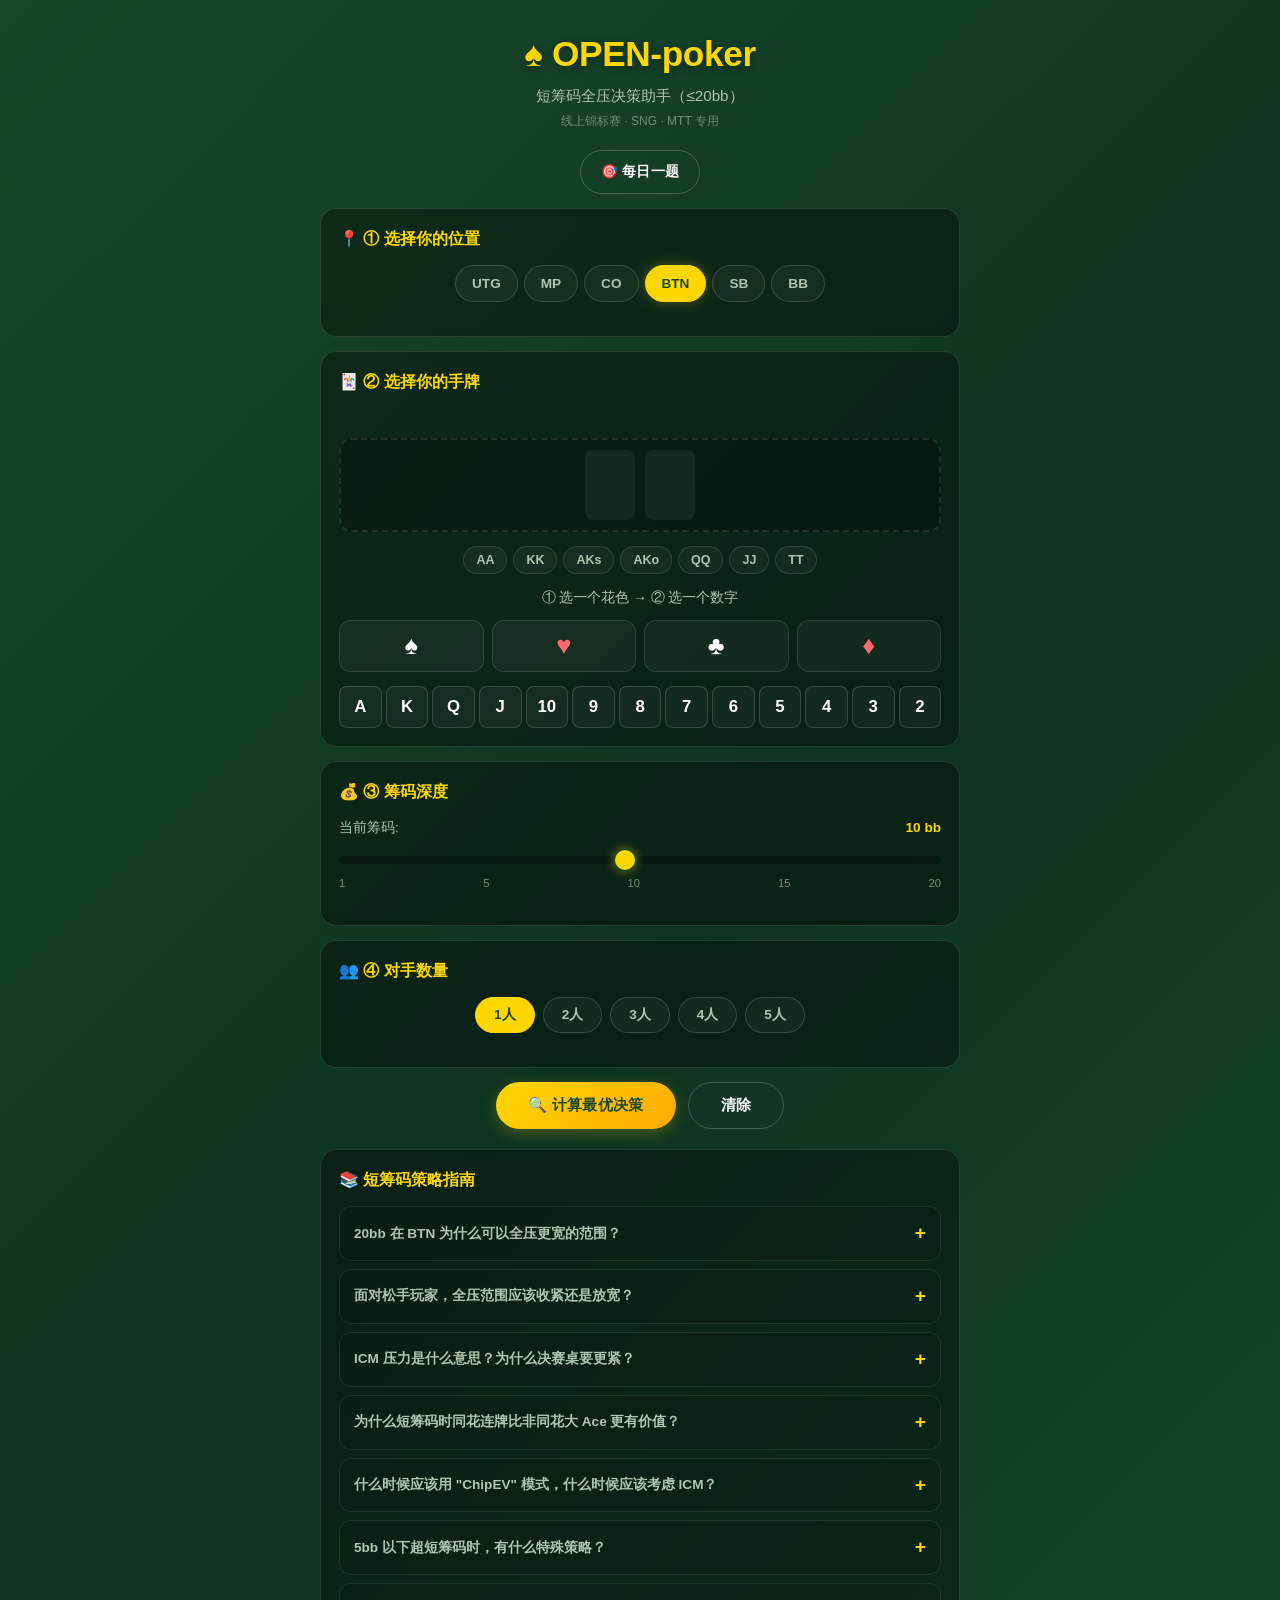
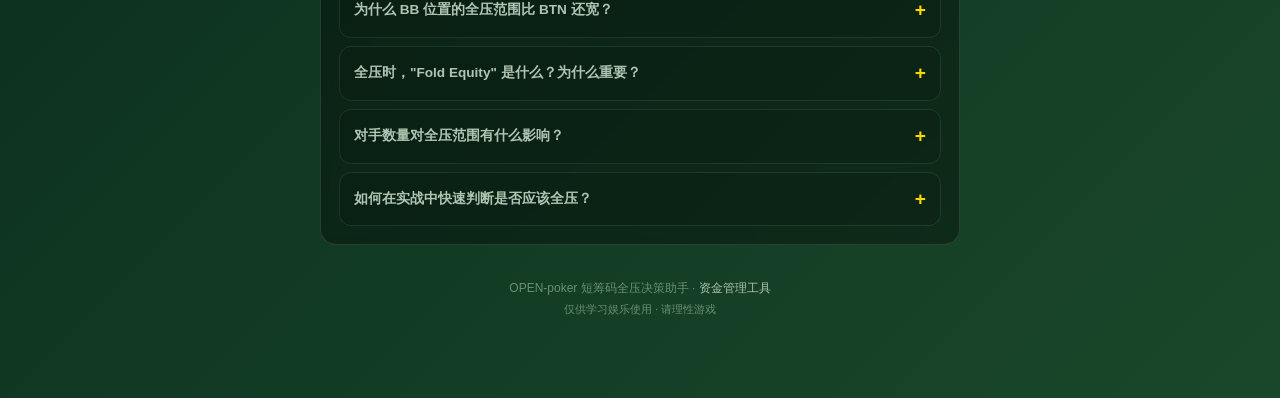
<file: index.html>
<!DOCTYPE html>
<html lang="zh-CN">
<head>
    <meta charset="UTF-8">
    <meta name="viewport" content="width=device-width, initial-scale=1.0, viewport-fit=cover">
    <meta name="theme-color" content="#0d3320">
    <meta name="apple-mobile-web-app-capable" content="yes">
    <meta name="apple-mobile-web-app-status-bar-style" content="black-translucent">
    <meta name="apple-mobile-web-app-title" content="短筹码助手">
    <meta name="description" content="线上锦标赛短筹码全压决策助手，≤20bb翻前全压范围查询，离线可用">
    <meta name="format-detection" content="telephone=no">
    <title>OPEN-poker | 短筹码全压决策助手</title>
    <link rel="manifest" href="manifest.json">
    <link rel="apple-touch-icon" href="data:image/svg+xml,%3Csvg xmlns='http://www.w3.org/2000/svg' viewBox='0 0 192 192'%3E%3Crect width='192' height='192' rx='24' fill='%230a2618'/%3E%3Ctext x='96' y='120' font-size='100' text-anchor='middle' fill='%23c9a227' font-family='serif'%3E%26%23x2660;%3C/text%3E%3C/svg%3E">
    <style>
:root {
  --bg-primary: #0d3320;
  --bg-card: rgba(0,0,0,0.35);
  --bg-card-hover: rgba(0,0,0,0.45);
  --bg-input: rgba(0,0,0,0.25);
  --text-primary: #ffffff;
  --text-secondary: #b0c4b1;
  --text-muted: #6b8f71;
  --border: rgba(255,255,255,0.12);
  --border-light: rgba(255,255,255,0.08);
  --accent: #ffd700;
  --success: #4caf50;
  --warning: #ff9800;
  --danger: #f44336;
  --radius-sm: 8px;
  --radius-md: 12px;
  --radius-lg: 16px;
  --radius-full: 100px;
}
* { margin: 0; padding: 0; box-sizing: border-box; -webkit-tap-highlight-color: transparent; }
body {
  font-family: -apple-system, BlinkMacSystemFont, 'Segoe UI', 'PingFang SC', 'Microsoft YaHei', sans-serif;
  background: linear-gradient(135deg, #1a472a 0%, #0d3320 50%, #1a472a 100%);
  color: var(--text-primary);
  min-height: 100vh;
  min-height: 100dvh;
  -webkit-font-smoothing: antialiased;
  line-height: 1.5;
  padding: 0;
}
.container { max-width: 680px; margin: 0 auto; padding: 0 20px 60px; }
header { text-align: center; padding: 28px 0 20px; }
header h1 { font-size: clamp(1.5rem, 5vw, 2.2rem); font-weight: 700; letter-spacing: -0.01em; margin-bottom: 4px; color: #ffd700; text-shadow: 0 2px 8px rgba(0,0,0,0.3); }
header .subtitle { color: var(--text-secondary); font-size: clamp(0.8rem, 2.5vw, 0.95rem); font-weight: 400; }
header .tagline { color: var(--text-muted); font-size: 0.75rem; margin-top: 4px; }

.section { background: var(--bg-card); border-radius: var(--radius-lg); padding: 18px; margin-bottom: 14px; border: 1px solid var(--border); backdrop-filter: blur(4px); }
.section-title { font-size: 1rem; font-weight: 600; color: #ffd700; margin-bottom: 14px; display: flex; align-items: center; gap: 8px; }

/* Position selector */
.pos-selector { display: flex; gap: 6px; flex-wrap: wrap; justify-content: center; margin-bottom: 16px; }
.pos-btn {
  padding: 10px 16px; border-radius: var(--radius-full); border: 1.5px solid rgba(255,255,255,0.15);
  background: rgba(255,255,255,0.04); color: var(--text-secondary); font-size: 0.85rem; font-weight: 600;
  cursor: pointer; transition: all 0.2s ease; font-family: inherit; user-select: none; -webkit-user-select: none; touch-action: manipulation;
}
.pos-btn:hover { border-color: rgba(255,215,0,0.4); color: #ffd700; }
.pos-btn.active { background: #ffd700; border-color: #ffd700; color: #1a472a; box-shadow: 0 0 12px rgba(255,215,0,0.3); }

/* Card picker */
.card-slots { display: flex; gap: 10px; min-height: 68px; padding: 10px; background: var(--bg-input); border-radius: var(--radius-md); justify-content: center; align-items: center; border: 2px dashed rgba(255,255,255,0.1); margin-bottom: 14px; }
.card-slot {
  width: 50px; height: 70px; border-radius: var(--radius-sm); background: rgba(255,255,255,0.06);
  display: flex; align-items: center; justify-content: center; font-size: 1.5rem; cursor: pointer;
  transition: all 0.2s ease; border: 2px solid transparent; user-select: none; -webkit-user-select: none; color: var(--text-muted);
}
.card-slot:hover { border-color: rgba(255,215,0,0.4); }
.card-slot.filled { background: #fff; box-shadow: 0 2px 10px rgba(0,0,0,0.3); font-weight: 600; }
.card-slot.filled.red { color: #d32f2f; }
.card-slot.filled.black { color: #212121; }

.hand-name { text-align: center; font-size: 0.9rem; color: var(--text-secondary); margin-bottom: 10px; min-height: 20px; }
.hand-name .pair-badge { font-size: 0.7rem; color: #ffd700; margin-left: 6px; }

/* Quick buttons */
.quick-hands { display: flex; gap: 6px; flex-wrap: wrap; justify-content: center; margin-bottom: 14px; }
.quick-btn {
  padding: 6px 12px; border-radius: var(--radius-full); border: 1.5px solid rgba(255,255,255,0.12);
  background: rgba(255,255,255,0.04); color: var(--text-secondary); font-size: 0.78rem; font-weight: 600;
  cursor: pointer; transition: all 0.2s ease; font-family: inherit;
}
.quick-btn:hover { background: rgba(255,215,0,0.12); border-color: rgba(255,215,0,0.3); color: #ffd700; }

/* Suit picker */
.suit-picker { display: grid; grid-template-columns: repeat(4, 1fr); gap: 8px; margin-bottom: 14px; }
.suit-btn {
  display: flex; flex-direction: column; align-items: center; justify-content: center; padding: 12px 4px;
  border-radius: var(--radius-md); border: 1.5px solid var(--border); background: rgba(255,255,255,0.04);
  color: var(--text-primary); cursor: pointer; transition: all 0.2s ease; gap: 3px; touch-action: manipulation;
}
.suit-btn:active { transform: scale(0.97); }
.suit-btn .suit-icon { font-size: 1.6rem; line-height: 1; }
.suit-btn[data-suit="♠"] .suit-icon, .suit-btn[data-suit="♣"] .suit-icon { color: #fff; }
.suit-btn[data-suit="♥"] .suit-icon, .suit-btn[data-suit="♦"] .suit-icon { color: #ff6b6b; }
.suit-btn.active { background: #ffd700; border-color: #ffd700; box-shadow: 0 0 16px rgba(255,215,0,0.3); }
.suit-btn.active .suit-icon { color: #1a472a !important; }

/* Rank picker */
.rank-picker { display: grid; grid-template-columns: repeat(7, 1fr); gap: 5px; }
@media (min-width: 600px) { .rank-picker { grid-template-columns: repeat(13, 1fr); gap: 4px; } }
.rank-btn {
  aspect-ratio: 1; border-radius: var(--radius-sm); border: 1.5px solid rgba(255,255,255,0.15);
  background: rgba(255,255,255,0.04); color: #fff; font-size: 1.05rem; font-weight: 600;
  cursor: pointer; transition: all 0.15s ease; display: flex; align-items: center; justify-content: center;
  touch-action: manipulation; font-family: inherit; padding: 0; min-height: 42px;
}
.rank-btn:hover { background: rgba(255,255,255,0.1); border-color: rgba(255,255,255,0.25); }
.rank-btn:active { transform: scale(0.94); }
.rank-btn.selected { background: #ffd700; color: #1a472a; border-color: #ffd700; box-shadow: 0 0 14px rgba(255,215,0,0.35); font-weight: 700; }
.rank-btn.disabled { opacity: 0.2; cursor: not-allowed; pointer-events: none; }

/* Stack slider */
.stack-slider-container { margin-bottom: 16px; }
.stack-slider-container label { display: flex; justify-content: space-between; font-size: 0.85rem; color: var(--text-secondary); margin-bottom: 8px; }
.stack-slider-container label span { color: #ffd700; font-weight: 700; }
.stack-slider {
  width: 100%; height: 8px; border-radius: 4px; background: rgba(0,0,0,0.3); outline: none; -webkit-appearance: none;
}
.stack-slider::-webkit-slider-thumb {
  -webkit-appearance: none; width: 24px; height: 24px; border-radius: 50%; background: #ffd700;
  cursor: pointer; box-shadow: 0 0 10px rgba(255,215,0,0.4); border: 2px solid #1a472a;
}
.stack-slider::-moz-range-thumb {
  width: 24px; height: 24px; border-radius: 50%; background: #ffd700; cursor: pointer;
  box-shadow: 0 0 10px rgba(255,215,0,0.4); border: 2px solid #1a472a;
}
.stack-depths { display: flex; justify-content: space-between; font-size: 0.7rem; color: var(--text-muted); margin-top: 4px; }

/* Opponent count */
.opp-selector { display: flex; gap: 8px; justify-content: center; margin-bottom: 16px; }
.opp-btn {
  padding: 8px 18px; border-radius: var(--radius-full); border: 1.5px solid rgba(255,255,255,0.15);
  background: rgba(255,255,255,0.04); color: var(--text-secondary); font-size: 0.85rem; font-weight: 600;
  cursor: pointer; transition: all 0.2s ease; font-family: inherit;
}
.opp-btn.active { background: #ffd700; border-color: #ffd700; color: #1a472a; }

/* Range preset */
.range-preset { margin-bottom: 16px; }
.range-preset label { font-size: 0.85rem; color: var(--text-secondary); margin-bottom: 8px; display: block; }
.range-select {
  width: 100%; padding: 10px 12px; border-radius: var(--radius-sm); border: 1.5px solid rgba(255,255,255,0.12);
  background: rgba(0,0,0,0.25); color: #fff; font-size: 0.9rem; font-family: inherit; outline: none;
}
.range-select:focus { border-color: rgba(255,215,0,0.5); }
.range-select option { background: #1a472a; color: #fff; }

/* Buttons */
.actions { display: flex; gap: 12px; justify-content: center; flex-wrap: wrap; }
.btn {
  padding: 12px 32px; border-radius: var(--radius-full); border: none; font-size: 0.95rem; font-weight: 600;
  cursor: pointer; transition: all 0.25s ease; font-family: inherit; touch-action: manipulation; min-height: 44px; letter-spacing: 0.02em;
}
.btn:active { transform: scale(0.97); }
.btn-primary {
  background: linear-gradient(135deg, #ffd700, #ffaa00); color: #1a472a;
  box-shadow: 0 4px 15px rgba(255,215,0,0.25);
}
.btn-primary:hover:not(:disabled) { transform: translateY(-1px); box-shadow: 0 6px 22px rgba(255,215,0,0.4); }
.btn-primary:disabled { background: #555; color: #888; cursor: not-allowed; box-shadow: none; }
.btn-secondary { background: transparent; color: #fff; border: 1.5px solid rgba(255,255,255,0.2); }
.btn-secondary:hover { background: rgba(255,255,255,0.08); border-color: rgba(255,255,255,0.35); }

/* Results */
.result-section { display: none; }
.result-section.visible { display: block; animation: fadeIn 0.4s ease; }
.result-card {
  border-radius: var(--radius-md); border: 2px solid; padding: 16px; margin-bottom: 14px; text-align: center;
}
.result-card.push { border-color: #22c55e; background: rgba(34,197,94,0.08); }
.result-card.fold { border-color: #ef4444; background: rgba(239,68,68,0.08); }
.result-card.marginal { border-color: #f59e0b; background: rgba(245,158,11,0.08); }
.result-action { font-size: 1.5rem; font-weight: 700; margin-bottom: 6px; }
.result-equity { font-size: 1.1rem; color: var(--text-secondary); margin-bottom: 4px; }
.result-chipev { font-size: 0.9rem; color: var(--text-muted); }
.result-confidence { font-size: 0.78rem; color: var(--text-muted); margin-top: 8px; }

/* Equity pie */
.equity-viz { display: flex; align-items: center; justify-content: center; gap: 20px; margin: 16px 0; flex-wrap: wrap; }
.equity-pie {
  width: 120px; height: 120px; border-radius: 50%;
  background: conic-gradient(#22c55e var(--win-pct), #f59e0b 0 var(--tie-pct), #ef4444 0);
  position: relative;
}
.equity-pie-inner {
  position: absolute; top: 50%; left: 50%; transform: translate(-50%, -50%);
  width: 80px; height: 80px; border-radius: 50%; background: var(--bg-card);
  display: flex; align-items: center; justify-content: center; font-size: 1.2rem; font-weight: 700; color: #ffd700;
}
.equity-legend { display: flex; flex-direction: column; gap: 6px; }
.equity-legend-item { display: flex; align-items: center; gap: 6px; font-size: 0.8rem; }
.equity-legend-dot { width: 10px; height: 10px; border-radius: 50%; }

/* Progress bar for loading */
.loading-overlay {
  display: none; position: fixed; top: 0; left: 0; right: 0; bottom: 0;
  background: rgba(13,51,32,0.9); z-index: 1000; align-items: center; justify-content: center; flex-direction: column;
}
.loading-overlay.visible { display: flex; }
.spinner {
  width: 40px; height: 40px; border: 3px solid rgba(255,215,0,0.2); border-top-color: #ffd700;
  border-radius: 50%; animation: spin 0.8s linear infinite; margin-bottom: 16px;
}
.loading-text { color: #ffd700; font-size: 0.9rem; margin-bottom: 12px; }
.loading-progress { width: 200px; height: 4px; background: rgba(0,0,0,0.3); border-radius: 2px; overflow: hidden; }
.loading-progress-fill { height: 100%; background: linear-gradient(90deg, #ffd700, #ffaa00); border-radius: 2px; transition: width 0.3s ease; width: 0%; }

/* Matrix */
.matrix-grid { display: flex; flex-direction: column; gap: 2px; margin-bottom: 14px; overflow-x: auto; padding: 4px; background: rgba(0,0,0,0.15); border-radius: var(--radius-sm); }
.matrix-row { display: flex; gap: 2px; }
.matrix-cell {
  width: clamp(36px, 6vw, 44px); height: clamp(36px, 6vw, 44px); border-radius: 4px;
  display: flex; align-items: center; justify-content: center; font-size: 0.6rem; font-weight: 600;
  cursor: pointer; transition: transform 0.15s ease, box-shadow 0.15s ease; user-select: none; -webkit-user-select: none; flex-shrink: 0;
}
.matrix-cell:hover { transform: scale(1.12); box-shadow: 0 0 8px rgba(255,255,255,0.2); z-index: 1; }
.matrix-cell.selected-hand { box-shadow: 0 0 0 2px #ffd700; }

/* Strategy FAQ */
.faq-list { display: flex; flex-direction: column; gap: 8px; }
.faq-item { border-radius: var(--radius-md); border: 1px solid rgba(255,255,255,0.08); overflow: hidden; }
.faq-question {
  padding: 12px 14px; font-size: 0.85rem; font-weight: 600; color: var(--text-secondary);
  cursor: pointer; display: flex; justify-content: space-between; align-items: center;
  background: rgba(0,0,0,0.1); transition: background 0.2s ease;
}
.faq-question:hover { background: rgba(255,255,255,0.04); }
.faq-question::after { content: '+'; font-size: 1.2rem; color: #ffd700; }
.faq-item.open .faq-question::after { content: '−'; }
.faq-answer {
  padding: 0 14px; max-height: 0; overflow: hidden; transition: all 0.3s ease;
  font-size: 0.82rem; color: var(--text-secondary); line-height: 1.6;
}
.faq-item.open .faq-answer { padding: 12px 14px; max-height: 500px; }

/* Daily challenge modal */
.modal-overlay {
  display: none; position: fixed; top: 0; left: 0; right: 0; bottom: 0;
  background: rgba(0,0,0,0.7); z-index: 1000; align-items: center; justify-content: center; padding: 20px;
}
.modal-overlay.visible { display: flex; }
.modal-content {
  background: linear-gradient(135deg, #1a472a, #0d3320); border-radius: var(--radius-lg);
  border: 1px solid rgba(255,215,0,0.2); max-width: 420px; width: 100%; padding: 24px;
  box-shadow: 0 20px 60px rgba(0,0,0,0.5); animation: fadeIn 0.3s ease;
}
.modal-header { display: flex; justify-content: space-between; align-items: center; margin-bottom: 16px; }
.modal-header h3 { font-size: 1.1rem; color: #ffd700; font-weight: 700; }
.modal-close { background: none; border: none; color: var(--text-muted); font-size: 1.4rem; cursor: pointer; }
.dc-info { display: grid; grid-template-columns: 1fr 1fr; gap: 10px; margin-bottom: 16px; }
.dc-info-item { background: rgba(0,0,0,0.2); border-radius: var(--radius-sm); padding: 10px; text-align: center; }
.dc-info-label { font-size: 0.7rem; color: var(--text-muted); }
.dc-info-value { font-size: 1.1rem; font-weight: 700; color: #ffd700; margin-top: 2px; }

/* Copy result */
.copy-btn {
  padding: 8px 16px; border-radius: var(--radius-full); border: 1.5px solid rgba(255,255,255,0.15);
  background: rgba(255,255,255,0.04); color: var(--text-secondary); font-size: 0.8rem;
  cursor: pointer; transition: all 0.2s ease; margin-top: 10px;
}
.copy-btn:hover { background: rgba(255,215,0,0.12); border-color: rgba(255,215,0,0.3); color: #ffd700; }

/* Footer */
footer { text-align: center; padding: 20px 10px; color: var(--text-muted); font-size: 0.75rem; }
footer a { color: var(--text-secondary); text-decoration: none; }
footer a:hover { color: #ffd700; }

/* Responsive */
@media (max-width: 600px) {
  .container { padding: 0 14px 40px; }
  .section { padding: 16px; border-radius: 14px; }
  header { padding: 24px 0 16px; }
  .actions { flex-direction: column; }
  .btn { width: 100%; max-width: 100%; }
  .pos-btn { padding: 8px 12px; font-size: 0.78rem; }
}

@keyframes fadeIn { from { opacity: 0; transform: translateY(12px); } to { opacity: 1; transform: translateY(0); } }
@keyframes spin { to { transform: rotate(360deg); } }
    </style>
</head>
<body>
    <div class="container">
        <header>
            <h1>♠ OPEN-poker</h1>
            <p class="subtitle">短筹码全压决策助手（≤20bb）</p>
            <p class="tagline">线上锦标赛 · SNG · MTT 专用</p>
        </header>

        <!-- 每日一题入口 -->
        <div style="text-align:center;margin-bottom:14px;">
            <button class="btn btn-secondary" id="daily-challenge-btn" style="padding:8px 20px;font-size:0.85rem;">
                🎯 每日一题
            </button>
        </div>

        <!-- 主输入区 -->
        <div class="section">
            <div class="section-title">📍 ① 选择你的位置</div>
            <div class="pos-selector">
                <button class="pos-btn" data-pos="UTG">UTG</button>
                <button class="pos-btn" data-pos="MP">MP</button>
                <button class="pos-btn" data-pos="CO">CO</button>
                <button class="pos-btn active" data-pos="BTN">BTN</button>
                <button class="pos-btn" data-pos="SB">SB</button>
                <button class="pos-btn" data-pos="BB">BB</button>
            </div>
        </div>

        <div class="section">
            <div class="section-title">🃏 ② 选择你的手牌</div>
            <div class="hand-name" id="hand-name"></div>
            <div class="card-slots" id="card-slots">
                <div class="card-slot" id="slot-0"></div>
                <div class="card-slot" id="slot-1"></div>
            </div>
            <div class="quick-hands">
                <button class="quick-btn" data-hand="AA">AA</button>
                <button class="quick-btn" data-hand="KK">KK</button>
                <button class="quick-btn" data-hand="AKs">AKs</button>
                <button class="quick-btn" data-hand="AKo">AKo</button>
                <button class="quick-btn" data-hand="QQ">QQ</button>
                <button class="quick-btn" data-hand="JJ">JJ</button>
                <button class="quick-btn" data-hand="TT">TT</button>
            </div>
            <div class="picker-hint" style="text-align:center;margin-bottom:12px;font-size:0.85rem;color:var(--text-secondary);">
                ① 选一个花色 → ② 选一个数字
            </div>
            <div class="suit-picker" id="suit-picker">
                <button class="suit-btn" data-suit="♠"><span class="suit-icon">♠</span></button>
                <button class="suit-btn" data-suit="♥"><span class="suit-icon">♥</span></button>
                <button class="suit-btn" data-suit="♣"><span class="suit-icon">♣</span></button>
                <button class="suit-btn" data-suit="♦"><span class="suit-icon">♦</span></button>
            </div>
            <div class="rank-picker" id="rank-picker">
                <button class="rank-btn" data-rank="A">A</button>
                <button class="rank-btn" data-rank="K">K</button>
                <button class="rank-btn" data-rank="Q">Q</button>
                <button class="rank-btn" data-rank="J">J</button>
                <button class="rank-btn" data-rank="10">10</button>
                <button class="rank-btn" data-rank="9">9</button>
                <button class="rank-btn" data-rank="8">8</button>
                <button class="rank-btn" data-rank="7">7</button>
                <button class="rank-btn" data-rank="6">6</button>
                <button class="rank-btn" data-rank="5">5</button>
                <button class="rank-btn" data-rank="4">4</button>
                <button class="rank-btn" data-rank="3">3</button>
                <button class="rank-btn" data-rank="2">2</button>
            </div>
        </div>

        <div class="section">
            <div class="section-title">💰 ③ 筹码深度</div>
            <div class="stack-slider-container">
                <label>当前筹码: <span id="stack-value">10 bb</span></label>
                <input type="range" class="stack-slider" id="stack-slider" min="1" max="20" value="10" step="1">
                <div class="stack-depths">
                    <span>1</span><span>5</span><span>10</span><span>15</span><span>20</span>
                </div>
            </div>
        </div>

        <div class="section">
            <div class="section-title">👥 ④ 对手数量</div>
            <div class="opp-selector">
                <button class="opp-btn active" data-count="1">1人</button>
                <button class="opp-btn" data-count="2">2人</button>
                <button class="opp-btn" data-count="3">3人</button>
                <button class="opp-btn" data-count="4">4人</button>
                <button class="opp-btn" data-count="5">5人</button>
            </div>
        </div>

        <div class="actions" style="margin-bottom:20px;">
            <button class="btn btn-primary" id="calc-btn">🔍 计算最优决策</button>
            <button class="btn btn-secondary" id="clear-btn">清除</button>
        </div>

        <!-- 结果区 -->
        <div class="result-section" id="result-section">
            <div class="section">
                <div class="section-title">📊 计算结果</div>
                <div class="result-card" id="result-card">
                    <div class="result-action" id="result-action">-</div>
                    <div class="result-equity" id="result-equity">Equity: --%</div>
                    <div class="result-chipev" id="result-chipev">ChipEV: --</div>
                    <div class="result-confidence" id="result-confidence">-</div>
                </div>
                <div class="equity-viz" id="equity-viz">
                    <div class="equity-pie" id="equity-pie" style="--win-pct:0%;--tie-pct:0%;">
                        <div class="equity-pie-inner" id="equity-pie-inner">--%</div>
                    </div>
                    <div class="equity-legend">
                        <div class="equity-legend-item"><span class="equity-legend-dot" style="background:#22c55e;"></span> 胜率</div>
                        <div class="equity-legend-item"><span class="equity-legend-dot" style="background:#f59e0b;"></span> 平局</div>
                        <div class="equity-legend-item"><span class="equity-legend-dot" style="background:#ef4444;"></span> 败率</div>
                    </div>
                </div>
                <div style="text-align:center;">
                    <button class="copy-btn" id="copy-btn">📋 复制结果</button>
                </div>
            </div>

            <!-- 对手范围 -->
            <div class="section">
                <div class="section-title">🎯 对手范围设置</div>
                <div class="range-preset">
                    <label>对手 1 范围:</label>
                    <select class="range-select" id="range-1">
                        <option value="standard">标准 (Top 20%)</option>
                        <option value="tight">紧手 (Top 10%)</option>
                        <option value="loose">松手 (Top 30%)</option>
                        <option value="crazy">疯狂 (Top 50%)</option>
                    </select>
                </div>
                <div class="range-preset" id="range-2-container" style="display:none;">
                    <label>对手 2 范围:</label>
                    <select class="range-select" id="range-2">
                        <option value="standard">标准 (Top 20%)</option>
                        <option value="tight">紧手 (Top 10%)</option>
                        <option value="loose">松手 (Top 30%)</option>
                        <option value="crazy">疯狂 (Top 50%)</option>
                    </select>
                </div>
            </div>

            <!-- 全压矩阵 -->
            <div class="section">
                <div class="section-title">📈 推荐全压范围矩阵</div>
                <div style="font-size:0.75rem;color:var(--text-muted);text-align:center;margin-bottom:10px;">
                    <span style="display:inline-block;width:10px;height:10px;background:#22c55e;border-radius:2px;margin-right:4px;"></span>全压
                    <span style="display:inline-block;width:10px;height:10px;background:#ef4444;border-radius:2px;margin:0 4px;"></span>弃牌
                </div>
                <div class="matrix-grid" id="push-fold-matrix"></div>
            </div>
        </div>

        <!-- 策略FAQ -->
        <div class="section">
            <div class="section-title">📚 短筹码策略指南</div>
            <div class="faq-list" id="faq-list"></div>
        </div>

        <footer>
            <p>OPEN-poker 短筹码全压决策助手 · <a href="bankroll.html">资金管理工具</a></p>
            <p style="margin-top:4px;font-size:0.7rem;">仅供学习娱乐使用 · 请理性游戏</p>
        </footer>
    </div>

    <!-- Loading overlay -->
    <div class="loading-overlay" id="loading-overlay">
        <div class="spinner"></div>
        <div class="loading-text">正在模拟 5 万局...</div>
        <div class="loading-progress"><div class="loading-progress-fill" id="loading-fill"></div></div>
    </div>

    <!-- Daily Challenge Modal -->
    <div class="modal-overlay" id="daily-challenge-modal">
        <div class="modal-content">
            <div class="modal-header">
                <h3>🎯 每日一题</h3>
                <button class="modal-close" onclick="this.closest('.modal-overlay').style.display='none'">&times;</button>
            </div>
            <div class="dc-info">
                <div class="dc-info-item"><div class="dc-info-label">位置</div><div class="dc-info-value" id="dc-position">-</div></div>
                <div class="dc-info-item"><div class="dc-info-label">筹码</div><div class="dc-info-value" id="dc-stack">-</div></div>
                <div class="dc-info-item"><div class="dc-info-label">手牌</div><div class="dc-info-value" id="dc-hand">-</div></div>
                <div class="dc-info-item"><div class="dc-info-label">对手</div><div class="dc-info-value" id="dc-opponents">-</div></div>
            </div>
            <div style="text-align:center;margin-bottom:12px;color:var(--text-secondary);font-size:0.85rem;">
                面对这个局面，你应该全压还是弃牌？
            </div>
            <div class="actions" id="dc-buttons">
                <button class="btn btn-primary" onclick="answerDaily('push')">全压 PUSH</button>
                <button class="btn btn-secondary" onclick="answerDaily('fold')">弃牌 FOLD</button>
            </div>
            <div id="dc-result" style="display:none;"></div>
        </div>
    </div>

    <script src="js/poker-engine.js"></script>
    <script src="js/daily-challenge.js"></script>
    <script>
(function() {
    'use strict';

    // State
    let selectedCards = [];
    let currentSuit = null;
    let currentPosition = 'BTN';
    let stackDepth = 10;
    let opponentCount = 1;

    // DOM refs
    const slots = [document.getElementById('slot-0'), document.getElementById('slot-1')];
    const handNameEl = document.getElementById('hand-name');
    const suitBtns = document.querySelectorAll('.suit-btn');
    const rankBtns = document.querySelectorAll('.rank-btn');
    const posBtns = document.querySelectorAll('.pos-btn');
    const oppBtns = document.querySelectorAll('.opp-btn');
    const stackSlider = document.getElementById('stack-slider');
    const stackValue = document.getElementById('stack-value');
    const calcBtn = document.getElementById('calc-btn');
    const clearBtn = document.getElementById('clear-btn');
    const resultSection = document.getElementById('result-section');
    const loadingOverlay = document.getElementById('loading-overlay');
    const loadingFill = document.getElementById('loading-fill');

    // Position selection
    posBtns.forEach(btn => {
        btn.addEventListener('click', () => {
            posBtns.forEach(b => b.classList.remove('active'));
            btn.classList.add('active');
            currentPosition = btn.dataset.pos;
        });
    });

    // Opponent count
    oppBtns.forEach(btn => {
        btn.addEventListener('click', () => {
            oppBtns.forEach(b => b.classList.remove('active'));
            btn.classList.add('active');
            opponentCount = parseInt(btn.dataset.count);
            document.getElementById('range-2-container').style.display = opponentCount >= 2 ? 'block' : 'none';
        });
    });

    // Stack slider
    stackSlider.addEventListener('input', () => {
        stackDepth = parseInt(stackSlider.value);
        stackValue.textContent = stackDepth + ' bb';
    });

    // Suit selection
    suitBtns.forEach(btn => {
        btn.addEventListener('click', () => {
            suitBtns.forEach(b => b.classList.remove('active'));
            btn.classList.add('active');
            currentSuit = btn.dataset.suit;
        });
    });

    // Rank selection
    rankBtns.forEach(btn => {
        btn.addEventListener('click', () => {
            if (!currentSuit) return;
            if (selectedCards.length >= 2) return;
            const rank = btn.dataset.rank;
            const card = new Card(currentSuit, rank);
            
            // Check duplicate
            if (selectedCards.some(c => c.toString() === card.toString())) return;
            
            selectedCards.push(card);
            updateCardSlots();
            updateHandName();
            highlightMatrix();
            
            if (selectedCards.length >= 2) {
                currentSuit = null;
                suitBtns.forEach(b => b.classList.remove('active'));
            }
        });
    });

    // Quick hand buttons
    document.querySelectorAll('.quick-btn').forEach(btn => {
        btn.addEventListener('click', () => {
            const handKey = btn.dataset.hand;
            selectedCards = [];
            
            if (handKey.length === 2) {
                // Pair
                selectedCards.push(new Card('♠', handKey[0]));
                selectedCards.push(new Card('♥', handKey[0]));
            } else {
                const r1 = handKey[0], r2 = handKey[1], suited = handKey[2] === 's';
                selectedCards.push(new Card('♠', r1));
                selectedCards.push(new Card(suited ? '♠' : '♥', r2));
            }
            updateCardSlots();
            updateHandName();
            highlightMatrix();
        });
    });

    // Click slot to remove
    slots.forEach((slot, i) => {
        slot.addEventListener('click', () => {
            if (selectedCards[i]) {
                selectedCards.splice(i, 1);
                updateCardSlots();
                updateHandName();
                highlightMatrix();
            }
        });
    });

    function updateCardSlots() {
        slots.forEach((slot, i) => {
            slot.className = 'card-slot';
            if (selectedCards[i]) {
                slot.textContent = selectedCards[i].toString();
                slot.classList.add('filled');
                slot.classList.add(['♥','♦'].includes(selectedCards[i].suit) ? 'red' : 'black');
            } else {
                slot.textContent = '';
            }
        });
        updateRankButtons();
    }

    function updateRankButtons() {
        rankBtns.forEach(btn => {
            const rank = btn.dataset.rank;
            const disabled = currentSuit && selectedCards.some(c => c.suit === currentSuit && c.rank === rank);
            btn.classList.toggle('disabled', !!disabled);
        });
    }

    function updateHandName() {
        if (selectedCards.length !== 2) {
            handNameEl.innerHTML = '';
            return;
        }
        const c1 = selectedCards[0], c2 = selectedCards[1];
        let key;
        if (c1.rank === c2.rank) {
            key = c1.rank + c2.rank;
        } else {
            const hi = c1.value > c2.value ? c1 : c2;
            const lo = c1.value > c2.value ? c2 : c1;
            const suited = c1.suit === c2.suit ? 's' : 'o';
            key = hi.rank + lo.rank + suited;
        }
        const name = getHandDisplayName(key);
        const isPair = c1.rank === c2.rank;
        handNameEl.innerHTML = name + (isPair ? ' <span class="pair-badge">口袋对子</span>' : '');
    }

    function highlightMatrix() {
        document.querySelectorAll('.matrix-cell').forEach(cell => cell.classList.remove('selected-hand'));
        if (selectedCards.length !== 2) return;
        const c1 = selectedCards[0], c2 = selectedCards[1];
        let key;
        if (c1.rank === c2.rank) {
            key = c1.rank + c2.rank;
        } else {
            const hi = c1.value > c2.value ? c1 : c2;
            const lo = c1.value > c2.value ? c2 : c1;
            const suited = c1.suit === c2.suit ? 's' : 'o';
            key = hi.rank + lo.rank + suited;
        }
        document.querySelectorAll('.matrix-cell').forEach(cell => {
            if (cell.dataset.hand === key) cell.classList.add('selected-hand');
        });
    }

    // Calculate
    calcBtn.addEventListener('click', async () => {
        if (selectedCards.length !== 2) {
            alert('请先选择2张手牌');
            return;
        }

        loadingOverlay.classList.add('visible');
        loadingFill.style.width = '0%';

        // Simulate progress
        let progress = 0;
        const progressInterval = setInterval(() => {
            progress += 5;
            if (progress > 90) progress = 90;
            loadingFill.style.width = progress + '%';
        }, 100);

        // Allow UI to update before heavy calculation
        await new Promise(r => setTimeout(r, 100));

        try {
            const handKey = getHandKey(selectedCards[0], selectedCards[1]);
            const advice = getPushFoldAdvice(currentPosition, stackDepth, handKey);

            // Build opponent ranges
            const ranges = [];
            const r1 = new Range({ type: 'preset', value: document.getElementById('range-1').value });
            ranges.push(r1);
            if (opponentCount >= 2) {
                const r2 = new Range({ type: 'preset', value: document.getElementById('range-2').value });
                ranges.push(r2);
            }
            // For 3-5 opponents, duplicate range
            while (ranges.length < opponentCount) {
                ranges.push(new Range({ type: 'preset', value: 'standard' }));
            }

            const equityResult = calculateEquityVsRange(selectedCards, ranges, [], 50000);
            const equity = equityResult.equity;
            const chipEV = calculateChipEV(equity, stackDepth, 1.5, 0.35); // 1.5bb dead money, 35% call prob

            clearInterval(progressInterval);
            loadingFill.style.width = '100%';
            await new Promise(r => setTimeout(r, 200));
            loadingOverlay.classList.remove('visible');

            showResults(advice, equityResult, chipEV, handKey);
        } catch (e) {
            clearInterval(progressInterval);
            loadingOverlay.classList.remove('visible');
            console.error(e);
            alert('计算出错，请重试');
        }
    });

    function getHandKey(c1, c2) {
        if (c1.rank === c2.rank) return c1.rank + c2.rank;
        const hi = c1.value > c2.value ? c1 : c2;
        const lo = c1.value > c2.value ? c2 : c1;
        const suited = c1.suit === c2.suit ? 's' : 'o';
        return hi.rank + lo.rank + suited;
    }

    function showResults(advice, equityResult, chipEV, handKey) {
        resultSection.classList.add('visible');

        const resultCard = document.getElementById('result-card');
        const actionEl = document.getElementById('result-action');
        const equityEl = document.getElementById('result-equity');
        const chipEVEl = document.getElementById('result-chipev');
        const confidenceEl = document.getElementById('result-confidence');

        resultCard.className = 'result-card ' + (advice.isInRange ? 'push' : chipEV > 0 ? 'marginal' : 'fold');
        actionEl.textContent = advice.isInRange ? '✅ 全压 (PUSH)' : chipEV > 0 ? '⚠️ 边缘 (MARGINAL)' : '❌ 弃牌 (FOLD)';
        actionEl.style.color = advice.isInRange ? '#22c55e' : chipEV > 0 ? '#f59e0b' : '#ef4444';
        equityEl.textContent = 'Equity: ' + (equityResult.equity * 100).toFixed(1) + '% (胜率 ' + (equityResult.winRate * 100).toFixed(1) + '%)';
        chipEVEl.textContent = 'ChipEV: ' + (chipEV >= 0 ? '+' : '') + chipEV.toFixed(2) + ' bb' + (chipEV > 0 ? ' (正EV)' : ' (负EV)');
        confidenceEl.textContent = advice.isInRange ? '你的手牌在推荐全压范围内' : '你的手牌不在推荐范围内';

        // Pie chart
        const winPct = equityResult.winRate * 100;
        const tiePct = equityResult.tieRate * 100;
        const pie = document.getElementById('equity-pie');
        pie.style.setProperty('--win-pct', winPct + '%');
        pie.style.setProperty('--tie-pct', (winPct + tiePct) + '%');
        document.getElementById('equity-pie-inner').textContent = (equityResult.equity * 100).toFixed(1) + '%';

        // Render matrix
        renderPushFoldMatrix();

        // Scroll to results
        resultSection.scrollIntoView({ behavior: 'smooth' });
    }

    function renderPushFoldMatrix() {
        const matrix = getPushFoldMatrix(currentPosition, stackDepth);
        const grid = document.getElementById('push-fold-matrix');
        grid.innerHTML = '';

        // Header row
        const headerRow = document.createElement('div');
        headerRow.className = 'matrix-row';
        headerRow.innerHTML = '<div class="matrix-cell matrix-header"></div>' + RANKS_MATRIX.map(r => '<div class="matrix-cell matrix-header">' + r + '</div>').join('');
        grid.appendChild(headerRow);

        matrix.forEach((row, i) => {
            const rowEl = document.createElement('div');
            rowEl.className = 'matrix-row';
            rowEl.innerHTML = '<div class="matrix-cell matrix-header">' + RANKS_MATRIX[i] + '</div>' +
                row.map(cell => '<div class="matrix-cell" data-hand="' + cell.hand + '" style="background:' + cell.bg + ';color:' + (cell.action === 'P' ? '#fff' : 'var(--text-secondary)') + '">' + cell.hand + '</div>').join('');
            grid.appendChild(rowEl);
        });

        highlightMatrix();
    }

    // Clear
    clearBtn.addEventListener('click', () => {
        selectedCards = [];
        currentSuit = null;
        updateCardSlots();
        updateHandName();
        resultSection.classList.remove('visible');
        suitBtns.forEach(b => b.classList.remove('active'));
    });

    // Copy result
    document.getElementById('copy-btn').addEventListener('click', () => {
        if (selectedCards.length !== 2) return;
        const handKey = getHandKey(selectedCards[0], selectedCards[1]);
        const equityText = document.getElementById('result-equity').textContent;
        const actionText = document.getElementById('result-action').textContent;
        const text = `位置：${currentPosition}，筹码：${stackDepth}bb，手牌：${handKey}
对手：${opponentCount}人
${equityText}
建议：${actionText}`;
        navigator.clipboard.writeText(text).then(() => {
            const btn = document.getElementById('copy-btn');
            const old = btn.textContent;
            btn.textContent = '✓ 已复制';
            setTimeout(() => btn.textContent = old, 1500);
        });
    });

    // Render FAQ
    function renderFAQ() {
        const faqList = document.getElementById('faq-list');
        const faqs = getStrategyFAQ();
        faqList.innerHTML = faqs.map((item, i) => `
            <div class="faq-item" data-index="${i}">
                <div class="faq-question">${item.question}</div>
                <div class="faq-answer">${item.answer}</div>
            </div>
        `).join('');

        faqList.querySelectorAll('.faq-question').forEach(q => {
            q.addEventListener('click', () => {
                q.parentElement.classList.toggle('open');
            });
        });
    }

    // Initialize
    renderFAQ();
    renderPushFoldMatrix();
})();
    </script>
</body>
</html>
</file>
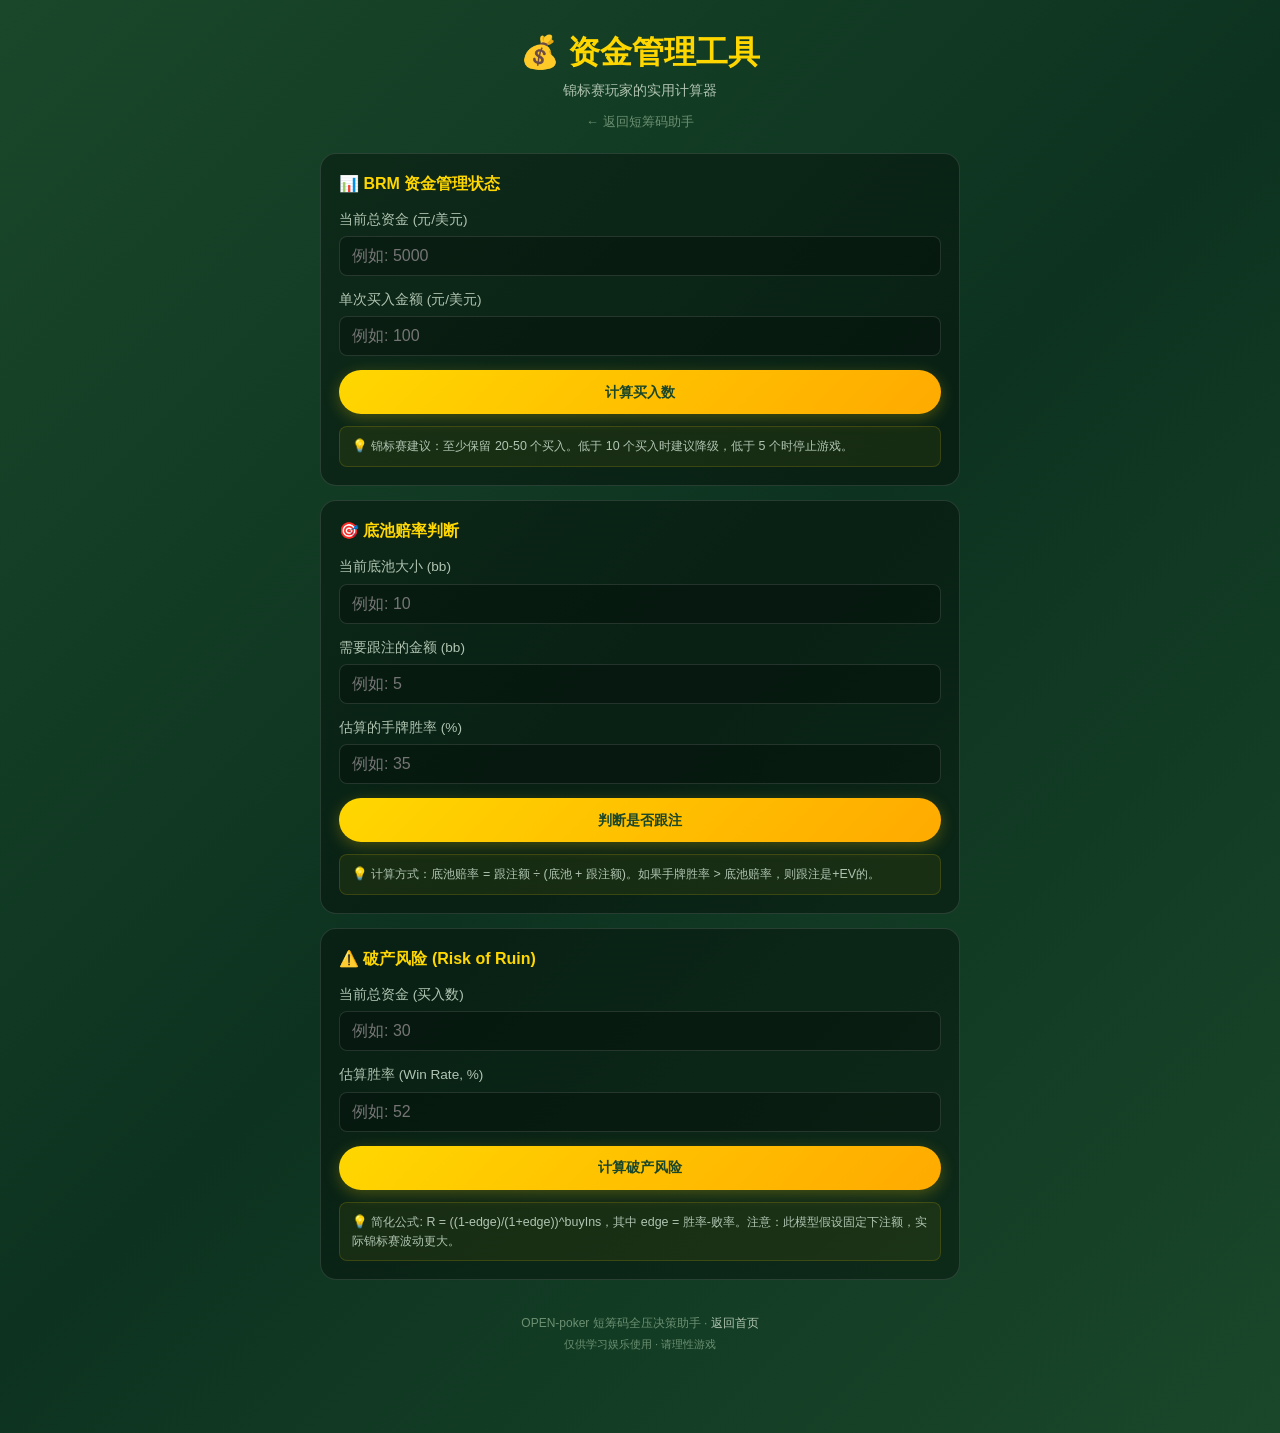
<file: bankroll.html>
<!DOCTYPE html>
<html lang="zh-CN">
<head>
    <meta charset="UTF-8">
    <meta name="viewport" content="width=device-width, initial-scale=1.0, viewport-fit=cover">
    <meta name="theme-color" content="#0d3320">
    <title>资金管理工具 | OPEN-poker</title>
    <link rel="manifest" href="manifest.json">
    <style>
:root {
  --bg-primary: #0d3320;
  --bg-card: rgba(0,0,0,0.35);
  --bg-input: rgba(0,0,0,0.25);
  --text-primary: #ffffff;
  --text-secondary: #b0c4b1;
  --text-muted: #6b8f71;
  --border: rgba(255,255,255,0.12);
  --accent: #ffd700;
  --success: #22c55e;
  --warning: #f59e0b;
  --danger: #ef4444;
  --radius-sm: 8px;
  --radius-md: 12px;
  --radius-lg: 16px;
  --radius-full: 100px;
}
* { margin: 0; padding: 0; box-sizing: border-box; -webkit-tap-highlight-color: transparent; }
body {
  font-family: -apple-system, BlinkMacSystemFont, 'Segoe UI', 'PingFang SC', 'Microsoft YaHei', sans-serif;
  background: linear-gradient(135deg, #1a472a 0%, #0d3320 50%, #1a472a 100%);
  color: var(--text-primary);
  min-height: 100vh;
  min-height: 100dvh;
  -webkit-font-smoothing: antialiased;
  line-height: 1.5;
}
.container { max-width: 680px; margin: 0 auto; padding: 0 20px 60px; }
header { text-align: center; padding: 28px 0 20px; }
header h1 { font-size: clamp(1.4rem, 5vw, 2rem); font-weight: 700; color: #ffd700; margin-bottom: 4px; }
header .subtitle { color: var(--text-secondary); font-size: 0.9rem; }
header .back { display: inline-block; margin-top: 10px; color: var(--text-muted); font-size: 0.8rem; text-decoration: none; }
header .back:hover { color: #ffd700; }

.section { background: var(--bg-card); border-radius: var(--radius-lg); padding: 18px; margin-bottom: 14px; border: 1px solid var(--border); }
.section-title { font-size: 1rem; font-weight: 600; color: #ffd700; margin-bottom: 14px; display: flex; align-items: center; gap: 8px; }

.input-group { margin-bottom: 14px; }
.input-group label { display: block; font-size: 0.85rem; color: var(--text-secondary); margin-bottom: 6px; }
.input-group input {
  width: 100%; padding: 10px 12px; border-radius: var(--radius-sm); border: 1.5px solid rgba(255,255,255,0.12);
  background: rgba(0,0,0,0.25); color: #fff; font-size: 1rem; font-family: inherit; outline: none;
}
.input-group input:focus { border-color: rgba(255,215,0,0.5); }

.btn {
  padding: 10px 24px; border-radius: var(--radius-full); border: none; font-size: 0.9rem; font-weight: 600;
  cursor: pointer; transition: all 0.25s ease; font-family: inherit; touch-action: manipulation; min-height: 44px;
}
.btn-primary {
  background: linear-gradient(135deg, #ffd700, #ffaa00); color: #1a472a;
  box-shadow: 0 4px 15px rgba(255,215,0,0.25); width: 100%;
}
.btn-primary:active { transform: scale(0.97); }

.result-box {
  border-radius: var(--radius-md); padding: 14px; margin-top: 14px; text-align: center; display: none;
}
.result-box.visible { display: block; animation: fadeIn 0.3s ease; }
.result-box.safe { border: 2px solid var(--success); background: rgba(34,197,94,0.08); }
.result-box.good { border: 2px solid var(--success); background: rgba(34,197,94,0.08); }
.result-box.warning { border: 2px solid var(--warning); background: rgba(245,158,11,0.08); }
.result-box.danger { border: 2px solid var(--danger); background: rgba(239,68,68,0.08); }
.result-value { font-size: 1.4rem; font-weight: 700; color: #ffd700; margin-bottom: 4px; }
.result-desc { font-size: 0.85rem; color: var(--text-secondary); }

.tip-box {
  background: rgba(255,215,0,0.06); border: 1px solid rgba(255,215,0,0.15);
  border-radius: var(--radius-sm); padding: 10px 12px; font-size: 0.78rem; color: var(--text-secondary); margin-top: 12px; line-height: 1.5;
}

footer { text-align: center; padding: 20px 10px; color: var(--text-muted); font-size: 0.75rem; }
footer a { color: var(--text-secondary); text-decoration: none; }

@media (max-width: 600px) {
  .container { padding: 0 14px 40px; }
  .section { padding: 16px; }
}

@keyframes fadeIn { from { opacity: 0; transform: translateY(8px); } to { opacity: 1; transform: translateY(0); } }
    </style>
</head>
<body>
    <div class="container">
        <header>
            <h1>💰 资金管理工具</h1>
            <p class="subtitle">锦标赛玩家的实用计算器</p>
            <a href="index.html" class="back">← 返回短筹码助手</a>
        </header>

        <!-- BRM 状态计算器 -->
        <div class="section">
            <div class="section-title">📊 BRM 资金管理状态</div>
            <div class="input-group">
                <label>当前总资金 (元/美元)</label>
                <input type="number" id="brm-bankroll" placeholder="例如: 5000" min="0">
            </div>
            <div class="input-group">
                <label>单次买入金额 (元/美元)</label>
                <input type="number" id="brm-buyin" placeholder="例如: 100" min="1">
            </div>
            <button class="btn btn-primary" onclick="calcBRM()">计算买入数</button>
            <div class="result-box" id="brm-result">
                <div class="result-value" id="brm-value">-</div>
                <div class="result-desc" id="brm-desc">-</div>
            </div>
            <div class="tip-box">
                💡 锦标赛建议：至少保留 20-50 个买入。低于 10 个买入时建议降级，低于 5 个时停止游戏。
            </div>
        </div>

        <!-- 赔率判断 -->
        <div class="section">
            <div class="section-title">🎯 底池赔率判断</div>
            <div class="input-group">
                <label>当前底池大小 (bb)</label>
                <input type="number" id="pot-size" placeholder="例如: 10" min="0" step="0.5">
            </div>
            <div class="input-group">
                <label>需要跟注的金额 (bb)</label>
                <input type="number" id="call-amount" placeholder="例如: 5" min="0" step="0.5">
            </div>
            <div class="input-group">
                <label>估算的手牌胜率 (%)</label>
                <input type="number" id="hand-equity" placeholder="例如: 35" min="0" max="100" step="0.1">
            </div>
            <button class="btn btn-primary" onclick="calcOdds()">判断是否跟注</button>
            <div class="result-box" id="odds-result">
                <div class="result-value" id="odds-value">-</div>
                <div class="result-desc" id="odds-desc">-</div>
            </div>
            <div class="tip-box">
                💡 计算方式：底池赔率 = 跟注额 ÷ (底池 + 跟注额)。如果手牌胜率 > 底池赔率，则跟注是+EV的。
            </div>
        </div>

        <!-- 破产风险 RoR -->
        <div class="section">
            <div class="section-title">⚠️ 破产风险 (Risk of Ruin)</div>
            <div class="input-group">
                <label>当前总资金 (买入数)</label>
                <input type="number" id="ror-bankroll" placeholder="例如: 30" min="1">
            </div>
            <div class="input-group">
                <label>估算胜率 (Win Rate, %)</label>
                <input type="number" id="ror-winrate" placeholder="例如: 52" min="0" max="100" step="0.1">
            </div>
            <button class="btn btn-primary" onclick="calcRoR()">计算破产风险</button>
            <div class="result-box" id="ror-result">
                <div class="result-value" id="ror-value">-</div>
                <div class="result-desc" id="ror-desc">-</div>
            </div>
            <div class="tip-box">
                💡 简化公式: R = ((1-edge)/(1+edge))^buyIns，其中 edge = 胜率-败率。注意：此模型假设固定下注额，实际锦标赛波动更大。
            </div>
        </div>

        <footer>
            <p>OPEN-poker 短筹码全压决策助手 · <a href="index.html">返回首页</a></p>
            <p style="margin-top:4px;font-size:0.7rem;">仅供学习娱乐使用 · 请理性游戏</p>
        </footer>
    </div>

    <script>
function calcBRM() {
    const bankroll = parseFloat(document.getElementById('brm-bankroll').value);
    const buyin = parseFloat(document.getElementById('brm-buyin').value);
    const resultBox = document.getElementById('brm-result');
    const valueEl = document.getElementById('brm-value');
    const descEl = document.getElementById('brm-desc');

    if (!bankroll || !buyin || buyin <= 0) {
        alert('请输入有效的资金和买入金额');
        return;
    }

    const buyIns = bankroll / buyin;
    let status, colorClass, message;

    if (buyIns >= 50) {
        status = '非常安全';
        colorClass = 'safe';
        message = '资金充足，可以安心游戏。建议保持当前级别或适当升级。';
    } else if (buyIns >= 30) {
        status = '健康';
        colorClass = 'good';
        message = '资金管理良好，在当前级别游戏是安全的。';
    } else if (buyIns >= 20) {
        status = '注意';
        colorClass = 'warning';
        message = '资金尚可，但建议不要同时开太多桌，控制波动。';
    } else if (buyIns >= 10) {
        status = '危险';
        colorClass = 'danger';
        message = '资金紧张！建议降低买入级别，直到恢复到20个买入以上。';
    } else {
        status = '极度危险';
        colorClass = 'danger';
        message = '资金严重不足！强烈建议停止游戏或大幅降低级别。';
    }

    resultBox.className = 'result-box visible ' + colorClass;
    valueEl.textContent = buyIns.toFixed(1) + ' 个买入 (' + status + ')';
    descEl.textContent = message;
}

function calcOdds() {
    const pot = parseFloat(document.getElementById('pot-size').value);
    const toCall = parseFloat(document.getElementById('call-amount').value);
    const equity = parseFloat(document.getElementById('hand-equity').value);
    const resultBox = document.getElementById('odds-result');
    const valueEl = document.getElementById('odds-value');
    const descEl = document.getElementById('odds-desc');

    if ((pot === 0 && toCall === 0) || !toCall || equity === undefined || isNaN(equity)) {
        alert('请输入有效的底池、跟注额和胜率');
        return;
    }

    const potOdds = toCall / (pot + toCall);
    const potOddsPct = potOdds * 100;
    const ev = (equity / 100) * pot - (1 - equity / 100) * toCall;

    let status, colorClass, message;
    if (equity > potOddsPct * 1.2) {
        status = '应该跟注 (+EV)';
        colorClass = 'safe';
        message = `底池赔率需要 ${potOddsPct.toFixed(1)}% 胜率，你有 ${equity.toFixed(1)}%。EV = +${ev.toFixed(2)}bb。`;
    } else if (equity > potOddsPct) {
        status = '边缘跟注';
        colorClass = 'warning';
        message = `胜率刚好超过底池赔率，但优势很小。EV = +${ev.toFixed(2)}bb。考虑对手后续行动。`;
    } else {
        status = '应该弃牌 (-EV)';
        colorClass = 'danger';
        message = `底池赔率需要 ${potOddsPct.toFixed(1)}% 胜率，但你只有 ${equity.toFixed(1)}%。EV = ${ev.toFixed(2)}bb。`;
    }

    resultBox.className = 'result-box visible ' + colorClass;
    valueEl.textContent = status;
    descEl.textContent = message;
}

function calcRoR() {
    const buyIns = parseFloat(document.getElementById('ror-bankroll').value);
    const winRate = parseFloat(document.getElementById('ror-winrate').value);
    const resultBox = document.getElementById('ror-result');
    const valueEl = document.getElementById('ror-value');
    const descEl = document.getElementById('ror-desc');

    if (!buyIns || !winRate || winRate <= 0 || winRate >= 100) {
        alert('请输入有效的买入数和胜率');
        return;
    }

    const edge = winRate / 100 - (1 - winRate / 100);
    let risk;
    if (edge <= 0) {
        risk = 1;
    } else {
        const base = (1 - edge) / (1 + edge);
        risk = Math.pow(base, buyIns);
    }
    const riskPct = risk * 100;

    let status, colorClass, message;
    if (riskPct < 1) {
        status = '极低风险';
        colorClass = 'safe';
        message = '资金管理和技术优势都很好，长期破产概率非常低。';
    } else if (riskPct < 5) {
        status = '低风险';
        colorClass = 'good';
        message = '破产风险可控，但仍需注意方差管理。';
    } else if (riskPct < 15) {
        status = '中等风险';
        colorClass = 'warning';
        message = '有一定破产风险，建议增加资金储备或降低波动。';
    } else {
        status = '高风险';
        colorClass = 'danger';
        message = '破产风险很高！请增加资金、降低级别或提升胜率。';
    }

    resultBox.className = 'result-box visible ' + colorClass;
    valueEl.textContent = '破产概率: ' + riskPct.toFixed(2) + '% (' + status + ')';
    descEl.textContent = message + ' (基于简化模型，实际锦标赛方差更大)';
}
    </script>
</body>
</html>
</file>
